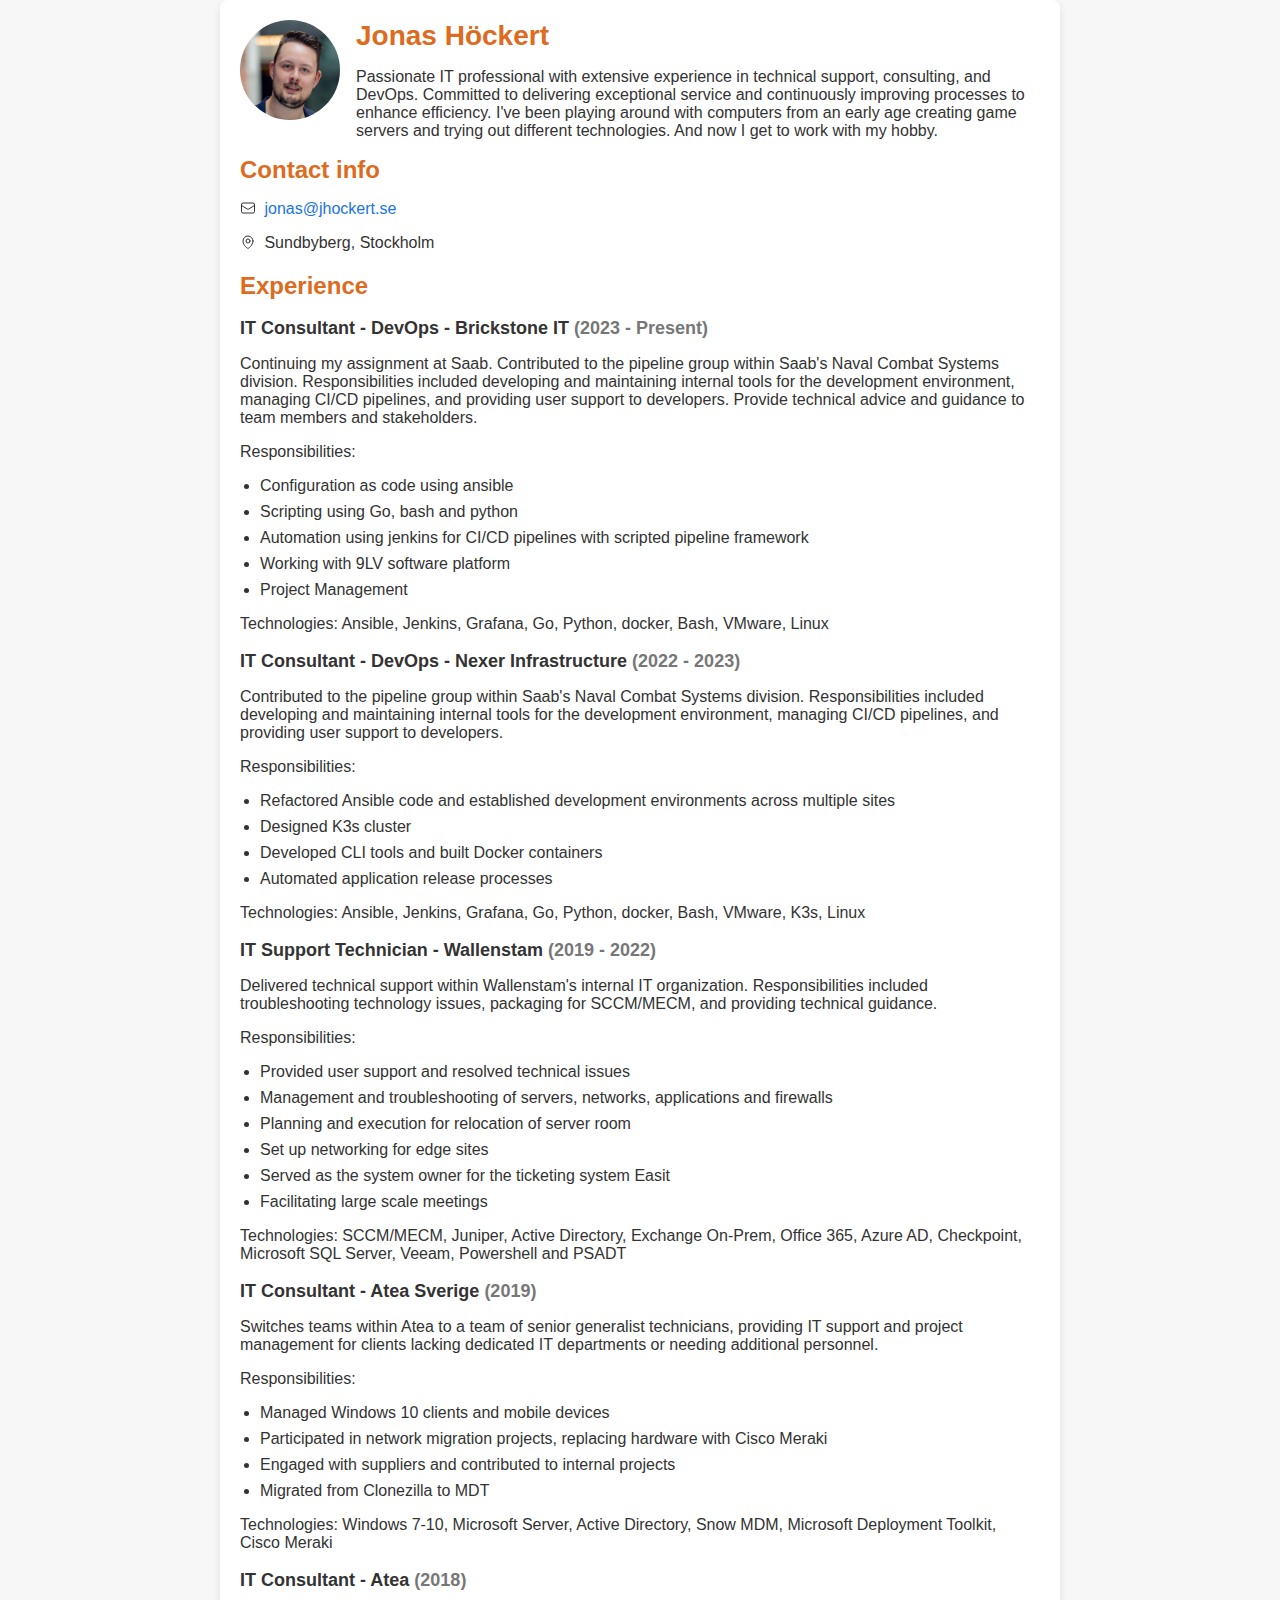
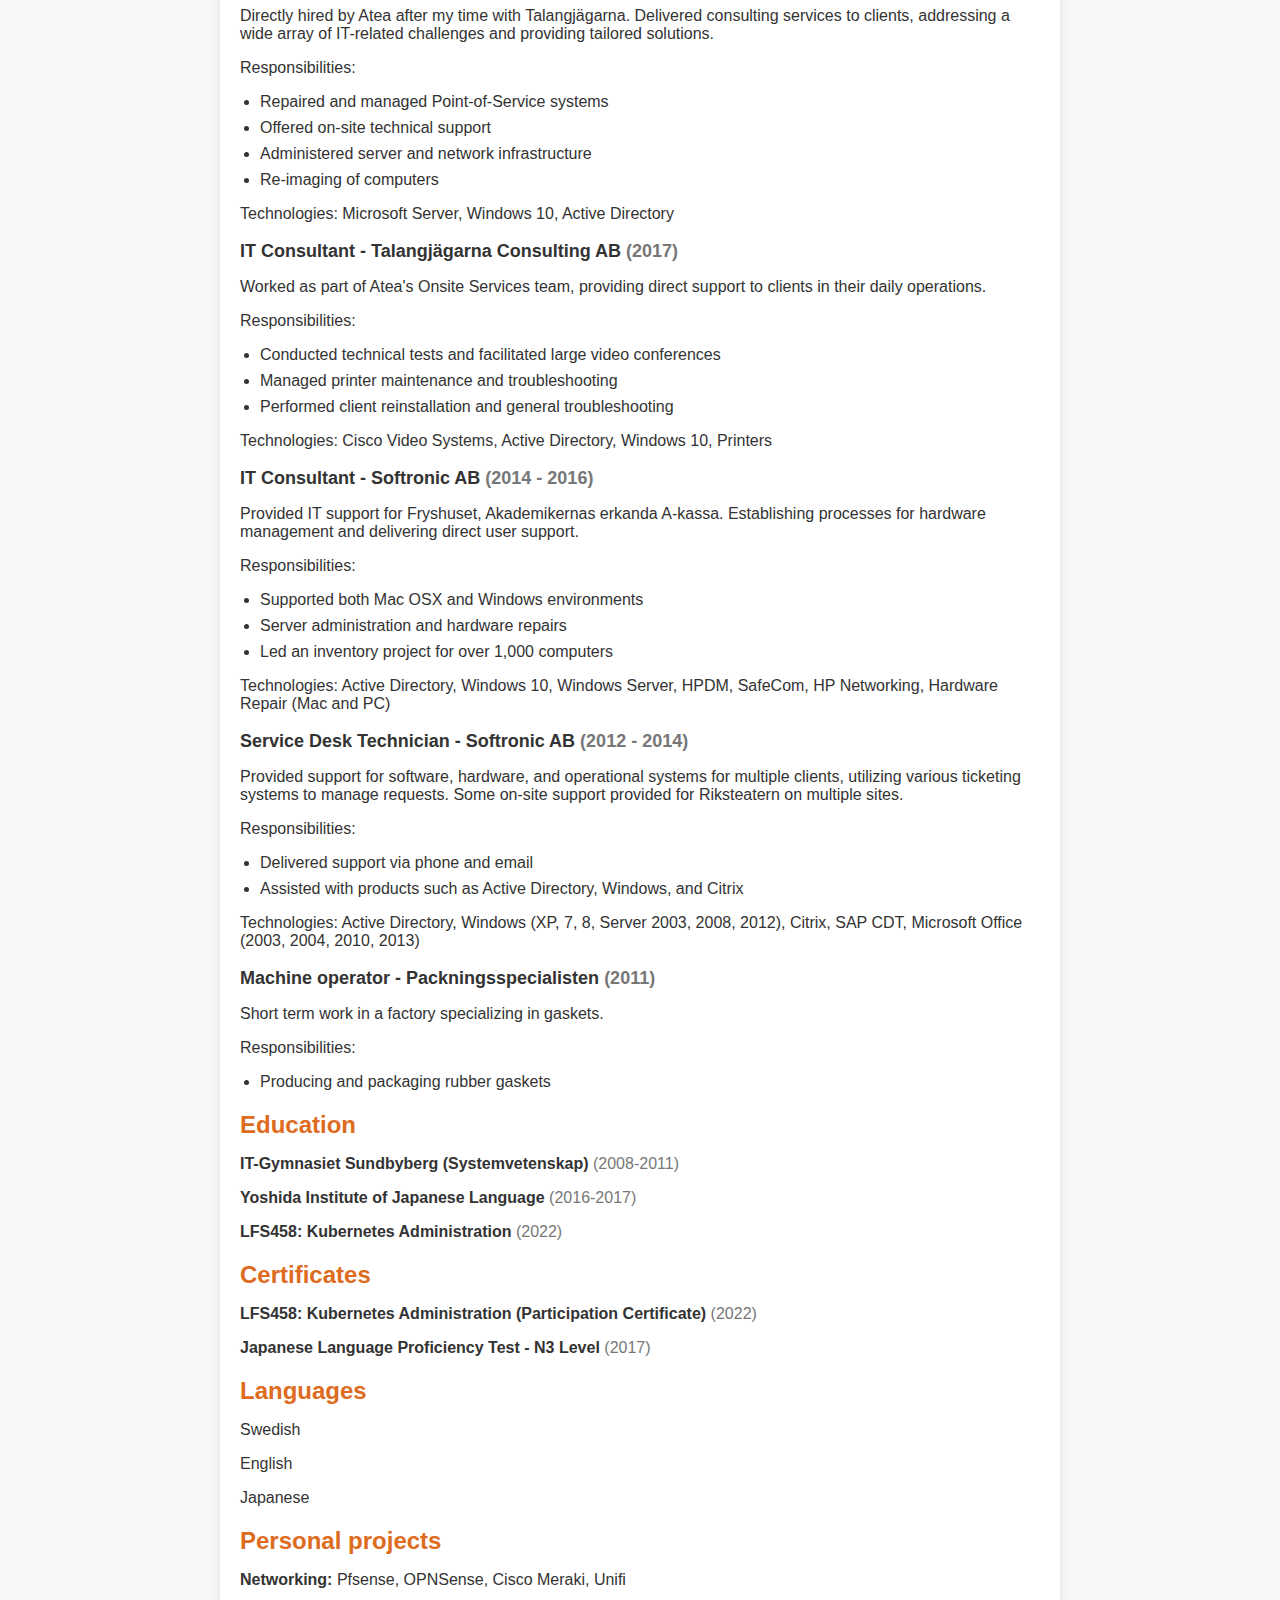
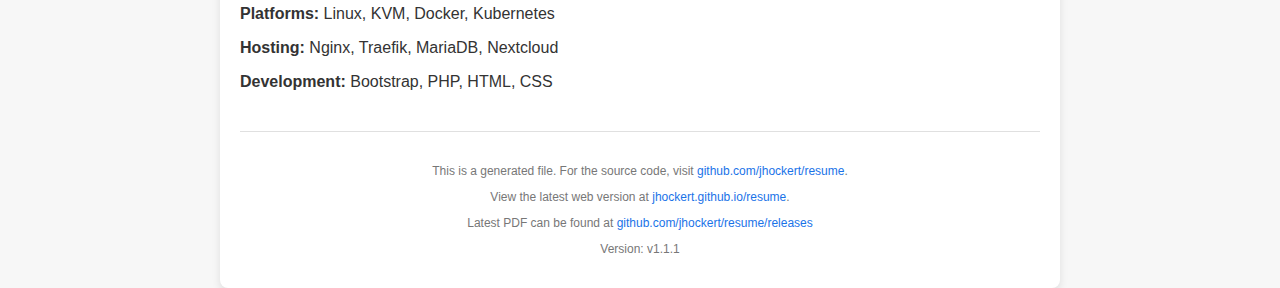
<file: index.html>
<!DOCTYPE html>
<html lang="en">

<head>
    <meta charset="UTF-8">
    <meta name="viewport" content="width=device-width, initial-scale=1.0">
    <title>Jonas Höckert's Resume</title>
    <link rel="stylesheet" href="static/style.css">
</head>

<body>
    <div class="container">
        <header>
            <div class="profile-pic">
                <img src="static/profile.jpeg" alt="Profile Picture" class="profile-pic" />
            </div>
            <div class="top-info" style="">
                <h1>Jonas Höckert</h1>
                <div class="description">
                    <p>Passionate IT professional with extensive experience in technical support, consulting, and DevOps.  Committed to delivering exceptional service and continuously improving processes to enhance efficiency. I've been playing around with computers from an early age creating game servers and trying out different technologies.  And now I get to work with my hobby.</p>
                </div>
            </div>
        </header>
        
        <section>
            <h2>Contact info</h2>
            <div class="contact-info">
                <p>
                    <svg xmlns="http://www.w3.org/2000/svg" fill="none" viewBox="0 0 24 24" stroke-width="1.5"
                        stroke="currentColor" class="icon">
                        <path stroke-linecap="round" stroke-linejoin="round"
                            d="M21.75 6.75v10.5a2.25 2.25 0 0 1-2.25 2.25h-15a2.25 2.25 0 0 1-2.25-2.25V6.75m19.5 0A2.25 2.25 0 0 0 19.5 4.5h-15a2.25 2.25 0 0 0-2.25 2.25m19.5 0v.243a2.25 2.25 0 0 1-1.07 1.916l-7.5 4.615a2.25 2.25 0 0 1-2.36 0L3.32 8.91a2.25 2.25 0 0 1-1.07-1.916V6.75" />
                    </svg>
                    <a href="mailto:jonas@jhockert.se" style="color: #1A73E8; text-decoration: none;">jonas@jhockert.se</a>
                </p>
                
                
                <p>
                    <svg xmlns="http://www.w3.org/2000/svg" fill="none" viewBox="0 0 24 24" stroke-width="1.5"
                        stroke="currentColor" class="icon">
                        <path stroke-linecap="round" stroke-linejoin="round"
                            d="M15 10.5a3 3 0 1 1-6 0 3 3 0 0 1 6 0Z" />
                        <path stroke-linecap="round" stroke-linejoin="round"
                            d="M19.5 10.5c0 7.142-7.5 11.25-7.5 11.25S4.5 17.642 4.5 10.5a7.5 7.5 0 1 1 15 0Z" />
                    </svg>
                    Sundbyberg, Stockholm
                </p>
                
            </div>
        </section>
        

        
        <section>
            <h2>Experience</h2>
            
            <div class="no-page-break-inside">
                <p class="job-title">IT Consultant - DevOps - Brickstone IT <span class="text-muted">(2023 - Present)</span></p>
                <p>Continuing my assignment at Saab. Contributed to the pipeline group within Saab's Naval Combat Systems division. Responsibilities included developing and maintaining internal tools for the development environment, managing CI/CD pipelines, and providing user support to developers. Provide technical advice and guidance to team members and stakeholders.</p>
                
                <p class="font-semibold">Responsibilities:
                <ul class="list">
                    
                    <li>Configuration as code using ansible</li>
                    
                    <li>Scripting using Go, bash and python</li>
                    
                    <li>Automation using jenkins for CI/CD pipelines with scripted pipeline framework</li>
                    
                    <li>Working with 9LV software platform</li>
                    
                    <li>Project Management</li>
                    
                </ul>
                
                
                <p class="font-semibold">Technologies:
                    
                    Ansible, 
                    
                    Jenkins, 
                    
                    Grafana, 
                    
                    Go, 
                    
                    Python, 
                    
                    docker, 
                    
                    Bash, 
                    
                    VMware, 
                    
                    Linux
                    
                </p>
                
            </div>
            
            <div class="no-page-break-inside">
                <p class="job-title">IT Consultant - DevOps - Nexer Infrastructure <span class="text-muted">(2022 - 2023)</span></p>
                <p>Contributed to the pipeline group within Saab's Naval Combat Systems division. Responsibilities included developing and maintaining internal tools for the development environment, managing CI/CD pipelines, and providing user support to developers.</p>
                
                <p class="font-semibold">Responsibilities:
                <ul class="list">
                    
                    <li>Refactored Ansible code and established development environments across multiple sites</li>
                    
                    <li>Designed K3s cluster</li>
                    
                    <li>Developed CLI tools and built Docker containers</li>
                    
                    <li>Automated application release processes</li>
                    
                </ul>
                
                
                <p class="font-semibold">Technologies:
                    
                    Ansible, 
                    
                    Jenkins, 
                    
                    Grafana, 
                    
                    Go, 
                    
                    Python, 
                    
                    docker, 
                    
                    Bash, 
                    
                    VMware, 
                    
                    K3s, 
                    
                    Linux
                    
                </p>
                
            </div>
            
            <div class="no-page-break-inside">
                <p class="job-title">IT Support Technician - Wallenstam <span class="text-muted">(2019 - 2022)</span></p>
                <p>Delivered technical support within Wallenstam's internal IT organization. Responsibilities included troubleshooting technology issues, packaging for SCCM/MECM, and providing technical guidance.
</p>
                
                <p class="font-semibold">Responsibilities:
                <ul class="list">
                    
                    <li>Provided user support and resolved technical issues</li>
                    
                    <li>Management and troubleshooting of servers, networks, applications and firewalls</li>
                    
                    <li>Planning and execution for relocation of server room</li>
                    
                    <li>Set up networking for edge sites</li>
                    
                    <li>Served as the system owner for the ticketing system Easit</li>
                    
                    <li>Facilitating large scale meetings</li>
                    
                </ul>
                
                
                <p class="font-semibold">Technologies:
                    
                    SCCM/MECM, 
                    
                    Juniper, 
                    
                    Active Directory, 
                    
                    Exchange On-Prem, 
                    
                    Office 365, 
                    
                    Azure AD, 
                    
                    Checkpoint, 
                    
                    Microsoft SQL Server, 
                    
                    Veeam, 
                    
                    Powershell and PSADT
                    
                </p>
                
            </div>
            
            <div class="no-page-break-inside">
                <p class="job-title">IT Consultant - Atea Sverige <span class="text-muted">(2019)</span></p>
                <p>Switches teams within Atea to a team of senior generalist technicians, providing IT support and project management for clients lacking dedicated IT departments or needing additional personnel.
</p>
                
                <p class="font-semibold">Responsibilities:
                <ul class="list">
                    
                    <li>Managed Windows 10 clients and mobile devices</li>
                    
                    <li>Participated in network migration projects, replacing hardware with Cisco Meraki</li>
                    
                    <li>Engaged with suppliers and contributed to internal projects</li>
                    
                    <li>Migrated from Clonezilla to MDT</li>
                    
                </ul>
                
                
                <p class="font-semibold">Technologies:
                    
                    Windows 7-10, 
                    
                    Microsoft Server, 
                    
                    Active Directory, 
                    
                    Snow MDM, 
                    
                    Microsoft Deployment Toolkit, 
                    
                    Cisco Meraki
                    
                </p>
                
            </div>
            
            <div class="no-page-break-inside">
                <p class="job-title">IT Consultant - Atea <span class="text-muted">(2018)</span></p>
                <p>Directly hired by Atea after my time with Talangjägarna. Delivered consulting services to clients, addressing a wide array of IT-related challenges and providing tailored solutions.
</p>
                
                <p class="font-semibold">Responsibilities:
                <ul class="list">
                    
                    <li>Repaired and managed Point-of-Service systems</li>
                    
                    <li>Offered on-site technical support</li>
                    
                    <li>Administered server and network infrastructure</li>
                    
                    <li>Re-imaging of computers</li>
                    
                </ul>
                
                
                <p class="font-semibold">Technologies:
                    
                    Microsoft Server, 
                    
                    Windows 10, 
                    
                    Active Directory
                    
                </p>
                
            </div>
            
            <div class="no-page-break-inside">
                <p class="job-title">IT Consultant - Talangjägarna Consulting AB <span class="text-muted">(2017)</span></p>
                <p>Worked as part of Atea's Onsite Services team, providing direct support to clients in their daily operations.
</p>
                
                <p class="font-semibold">Responsibilities:
                <ul class="list">
                    
                    <li>Conducted technical tests and facilitated large video conferences</li>
                    
                    <li>Managed printer maintenance and troubleshooting</li>
                    
                    <li>Performed client reinstallation and general troubleshooting</li>
                    
                </ul>
                
                
                <p class="font-semibold">Technologies:
                    
                    Cisco Video Systems, 
                    
                    Active Directory, 
                    
                    Windows 10, 
                    
                    Printers
                    
                </p>
                
            </div>
            
            <div class="no-page-break-inside">
                <p class="job-title">IT Consultant - Softronic AB <span class="text-muted">(2014 - 2016)</span></p>
                <p>Provided IT support for Fryshuset, Akademikernas erkanda A-kassa. Establishing processes for hardware management and delivering direct user support.
</p>
                
                <p class="font-semibold">Responsibilities:
                <ul class="list">
                    
                    <li>Supported both Mac OSX and Windows environments</li>
                    
                    <li>Server administration and hardware repairs</li>
                    
                    <li>Led an inventory project for over 1,000 computers</li>
                    
                </ul>
                
                
                <p class="font-semibold">Technologies:
                    
                    Active Directory, 
                    
                    Windows 10, 
                    
                    Windows Server, 
                    
                    HPDM, 
                    
                    SafeCom, 
                    
                    HP Networking, 
                    
                    Hardware Repair (Mac and PC)
                    
                </p>
                
            </div>
            
            <div class="no-page-break-inside">
                <p class="job-title">Service Desk Technician - Softronic AB <span class="text-muted">(2012 - 2014)</span></p>
                <p>Provided support for software, hardware, and operational systems for multiple clients, utilizing various ticketing systems to manage requests. Some on-site support provided for Riksteatern on multiple sites.</p>
                
                <p class="font-semibold">Responsibilities:
                <ul class="list">
                    
                    <li>Delivered support via phone and email</li>
                    
                    <li>Assisted with products such as Active Directory, Windows, and Citrix</li>
                    
                </ul>
                
                
                <p class="font-semibold">Technologies:
                    
                    Active Directory, 
                    
                    Windows (XP, 7, 8, Server 2003, 2008, 2012), 
                    
                    Citrix, 
                    
                    SAP CDT, 
                    
                    Microsoft Office (2003, 2004, 2010, 2013)
                    
                </p>
                
            </div>
            
            <div class="no-page-break-inside">
                <p class="job-title">Machine operator - Packningsspecialisten <span class="text-muted">(2011)</span></p>
                <p>Short term work in a factory specializing in gaskets.
</p>
                
                <p class="font-semibold">Responsibilities:
                <ul class="list">
                    
                    <li>Producing and packaging rubber gaskets</li>
                    
                </ul>
                
                
            </div>
            
        </section>
        

        
        <section class="no-page-break-inside">
            <h2>Education</h2>
            
            <p><strong>IT-Gymnasiet Sundbyberg (Systemvetenskap)</strong><span
                    class="text-muted"> (2008-2011)</span></p>
            
            <p><strong>Yoshida Institute of Japanese Language</strong><span
                    class="text-muted"> (2016-2017)</span></p>
            
            <p><strong>LFS458: Kubernetes Administration</strong><span
                    class="text-muted"> (2022)</span></p>
            
        </section>
        

        
        <section class="no-page-break-inside">
            <h2>Certificates</h2>
            
            <p><strong>LFS458: Kubernetes Administration (Participation Certificate)</strong> <span class="text-muted">(2022)</span></p> 
            <p><strong>Japanese Language Proficiency Test - N3 Level</strong> <span class="text-muted">(2017)</span></p> 
        </section>
        

        
        <section class="no-page-break-inside">
            <h2>Languages</h2>
            
            <p>Swedish</p>
            
            <p>English</p>
            
            <p>Japanese</p>
            
        </section>
        

        
        <section class="no-page-break-inside">
            <h2>Personal projects</h2>
            
            <p><strong>Networking:</strong> Pfsense,  OPNSense,  Cisco Meraki,  Unifi</p>
            
            <p><strong>Platforms:</strong> Linux,  KVM,  Docker,  Kubernetes</p>
            
            <p><strong>Hosting:</strong> Nginx,  Traefik,  MariaDB,  Nextcloud</p>
            
            <p><strong>Development:</strong> Bootstrap,  PHP,  HTML,  CSS</p>
            
        </section>
        

        <div class="footer no-page-break-inside">
            <p>This is a generated file. For the source code, visit <a href="https://github.com/jhockert/resume">github.com/jhockert/resume</a>.</p>
            <p>View the latest web version at <a href="https://jhockert.github.io/resume">jhockert.github.io/resume</a>.</p>
            <p>Latest PDF can be found at <a href="https://github.com/jhockert/resume/releases">github.com/jhockert/resume/releases</a></p>
            <p>Version: v1.1.1</p>
        </div>
    </div>
</body>

</html>
</file>
<file: static/style.css>
body {
    font-family: Arial, sans-serif;
    color: #333;
    background-color: #f7f7f7;
    margin: 0;
    padding: 0;
}

.container {
    max-width: 800px;
    margin: 0 auto;
    padding: 20px;
    background-color: white;
    border-radius: 8px;
    box-shadow: 0 4px 8px rgba(0, 0, 0, 0.1);
}

h1,
h2 {
    color: #DD6B20;
    margin: 0;
}

h1 {
    font-size: 28px;
}

h2 {
    font-size: 24px;
    display: inline-flex;
    align-items: center;
}

h2 .icon {
    width: 1em;
    height: 1em;
    margin-right: 8px;
}

section {
    margin-bottom: 20px;
}

.no-page-break-inside {
    page-break-inside: avoid;
}

header {
    display: flex;
    flex-wrap: nowrap;
    justify-content: space-between;
}

.profile-pic {
    width: 100px;
    height: 100px;
    border-radius: 50%;
    object-fit: cover;
    flex: 0;
}

.top-info {
    flex: 1;
}

.top-info h1 {
    margin-left: 16px;
}

.description {
    margin-left: 16px;
}

.text-muted {
    color: #777;
}

.job-title {
    font-size: 18px;
    font-weight: bold;
    margin-bottom: 4px;
}

.contact-info p,
.list li {
    margin-bottom: 8px;
}

p .icon {
    width: 1em;
    height: 1em;
    margin: 0px 4px -2px 0px;
}

.list {
    padding-left: 20px;
    margin: 0;
}

.footer {
    text-align: center;
    font-size: 12px;
    color: #777;
    margin-top: 40px;
    border-top: 1px solid #e0e0e0;
    padding-top: 20px;
}

.footer a {
    color: #1A73E8;
    text-decoration: none;
}

/* Print styling */
@media print {
    body {
        background-color: white !important;
        margin: 0;
    }

    .container {
        border: none;
        box-shadow: none;
    }
}
</file>
